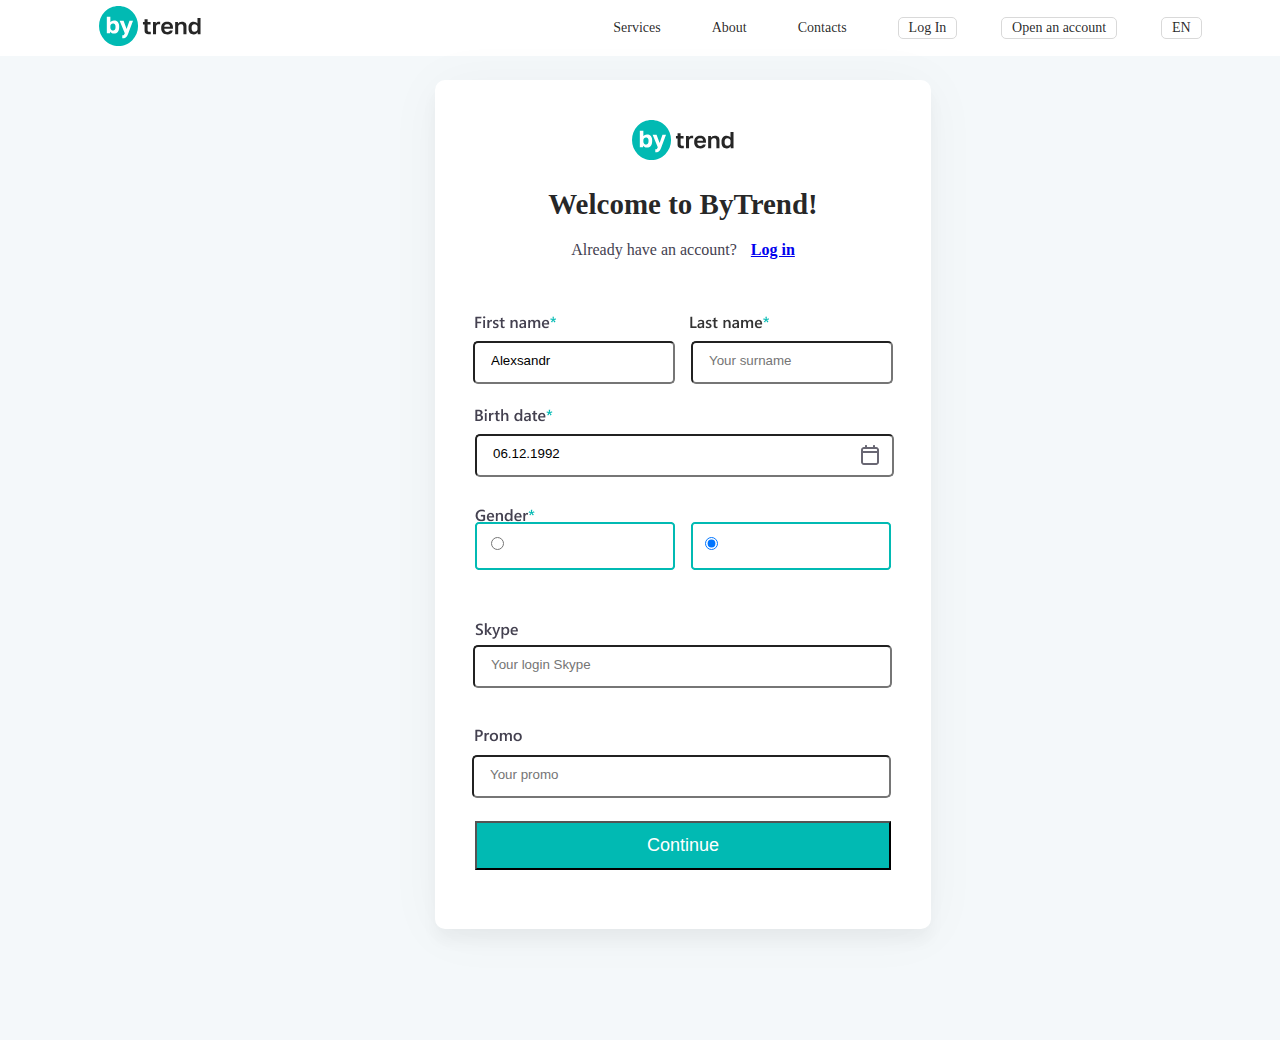
<file: index.html>
<!DOCTYPE html>
<html lang="en">
  <head>
    <meta charset="UTF-8" />
    <meta name="viewport" content="width=device-width, initial-scale=1.0" />
    <title>My site</title>
    <link rel="stylesheet" href="/style.css" />
  </head>
  <body>
    <div class="container">
      <div class="navbar">
        <header>
          <div class="imglogo"><img src="./images/logo (1).svg" /></div>
          <div class="services">
            <a href="#">Services</a>
            <a href="#">About</a>
            <a href="#">Contacts</a>
            <div class="services serv">
              <a href="#">Log In</a>
              <a href="#">Open an account</a>
              <a href="#">EN</a>
            </div>
          </div>
        </header>
      </div>
      <div class="welcome">
        <div class="weltext">
          <div class="wlogo"><img src="/images/logo (1).svg" /></div>
          <div class="wtext"><b>Welcome to ByTrend!</b></div>
        </div>
        <div class="minitexts">
          <div class="minitext">Already have an account?</div>
          <div class="minitextl">
            <a href="#"><b>Log in</b></a>
          </div>
        </div>
        <form>
          <div>
            <div class="firstlast">
              <div><img src="./images/First name_.png" /></div>
              <div><img src="/images/Last name_.png" /></div>
            </div>
            <div class="inputs">
              <div><input class="insize" type="text" value="Alexsandr" /></div>
              <div>
                <input class="insize" type="text" placeholder="Your surname" />
              </div>
            </div>
            <div>
              <div class="imgbirth"><img src="/images/Birth date_.png" /></div>
              <input class="inputt" type="text" value="06.12.1992" />
              <img class="imgdate" src="/images/Date 16 - 24px.png" />
              <img class="imggen" src="/images/Gender_.png" />
            </div>
          </div>
          <div class="imggen">
            <img src="/images/Rectangle 53.png" />
            <img src="/images/Rectangle 53.png" />
          </div>
          <div class="inpgen">
            <input type="radio" checked name="fname" value="Female" />
            <input type="radio" checked name="fname" value="Male" />
          </div>
          <div class="boshclass">
            <div class="cls"><img src="/images/Skype.png" /></div>
            <div class="cls clss">
              <input
                class="inputt inputtt"
                type="text"
                placeholder="Your login Skype"
              />
            </div>
          </div>
          <div class="boshclass">
            <div class="cls clses"><img src="/images/Promo.png" /></div>
            <div class="clss cllss">
              <input
                class="inputt inputtt"
                type="text"
                placeholder="Your promo"
              />
            </div>
          </div>
          <div>
            <button class="buttonn">Continue</button>
          </div>
        </form>
      </div>
    </div>
  </body>
</html>
</file>
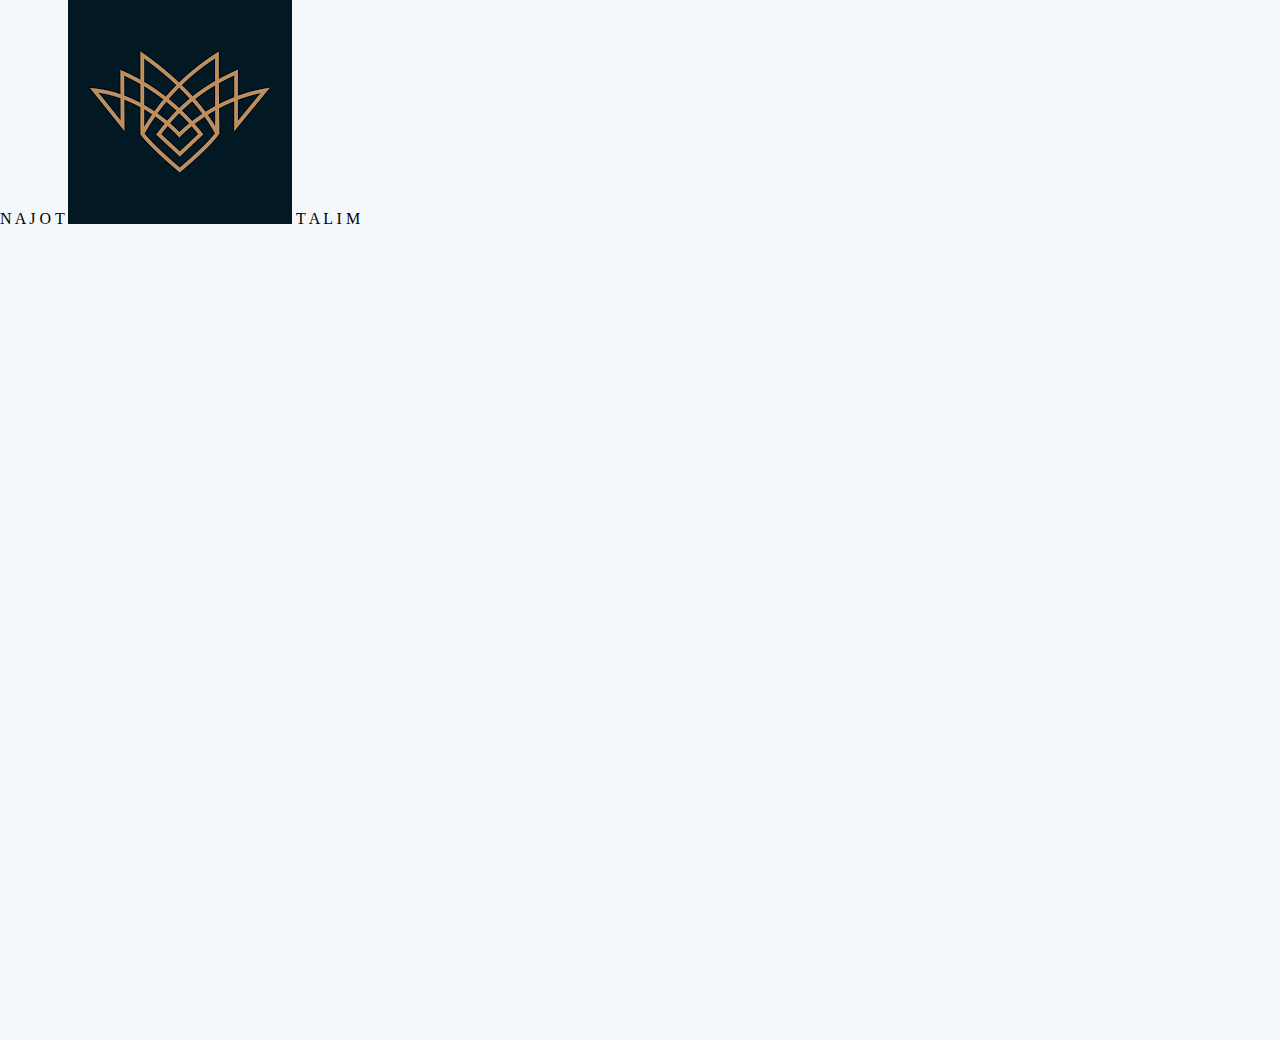
<file: homework2/index.html>
<!DOCTYPE html>
<html lang="en">
  <head>
    <meta charset="UTF-8" />
    <meta name="viewport" content="width=device-width, initial-scale=1.0" />
    <title>My Animation</title>
    <link rel="stylesheet" href="/style.css" />
  </head>
  <body>
    <div class="container">
      <div class="anime">
          <span class="n1">N</span>
          <span class="n2">A</span>
          <span class="n3">J</span>
          <span class="n4">O</span>
          <span class="n5">T</span>
        <img class="logo" src="./Images/ntlogo.png" alt="Najot ta'lim logo" />
        <span class="n5">T</span>
        <span class="n4">A</span>
        <span class="n3">L</span>
        <span class="n2">I</span>
        <span class="n1">M</span>
    </div>
  </body>
</html>
</file>
<file: style.css>
* {
  margin: 0;
  padding: 0;
  box-sizing: border-box;
}

.container {
  max-width: 1366px;
  height: 1040px;
  margin: 0 auto;
  padding: 0 auto;
  background: #f4f8fa;
}

.navbar {
  display: flex;
  max-width: 1366px;
  height: 56px;
  background: #fff;
  fill: #fff;
}

header {
  display: flex;
  align-items: center;
}

.imglogo {
  position: relative;
  left: 99px;
}

.services {
  position: relative;
  left: 511.27px;
  display: flex;
  gap: 51px;
  align-items: center;
}

.services > a {
  color: rgba(0, 0, 0, 0.85);
  font-size: 14px;
  text-decoration: none;
}

.serv {
  align-items: center;
  gap: 44px;
  position: relative;
  left: 0;
  color: rgba(0, 0, 0, 0.65);
}

.serv > a {
  padding: 2px 9.9px;
  border: 1px solid #d9d9d9;
  border-radius: 5px;
}

.welcome {
  width: 496px;
  height: 849px;
  position: relative;
  top: 24px;
  left: 435px;
  border-radius: 10px;
  background: var(--White, #fff);
  box-shadow: 0px 4px 56px 0px rgba(0, 0, 0, 0.04),
    0px 12px 16px 0px rgba(0, 0, 0, 0.04);
}
.weltext {
  display: flex;
  flex-direction: column;
  align-items: center;
  gap: 24px;
  position: relative;
  top: 40px;
}

.wtext {
  color: rgba(0, 0, 0, 0.85);
  font-size: 29px;
}

.minitexts {
  display: flex;
  flex-direction: row;
  align-items: center;
  gap: 14px;
  position: relative;
  top: 60px;
  justify-content: center;
}

.minitext {
  color: #444150;
  font-size: 16px;
}

.minitextl {
  text-decoration: none;
  color: var(--01-bab-3, #01bab3);
  font-size: 16px;
  color: #01bab3;
}

.firstlast {
  display: flex;
  flex-direction: row;
  text-align: center;
  gap: 133px;
  position: relative;
  left: 40px;
  top: 116px;
}

.inputs {
  display: flex;
  flex-direction: row;
  align-items: center;
  justify-content: center;
  gap: 16px;
}
.insize {
  padding: 10px 5px 14px 16px;
  border-radius: 5px;
  position: relative;
  top: 124px;
}

.imgbirth {
  position: relative;
  top: 148px;
  left: 40px;
}

.inputt {
  position: relative;
  top: 156px;
  left: 40px;
  padding: 10px 222px 14px 16px;
  border-radius: 5px;
}

.imgdate {
  position: relative;
  top: 165px;
}

.imggen {
  position: relative;
  top: 188px;
  left: 40px;
}

.inpgen {
  display: flex;
  flex-direction: row;
  align-items: center;
  gap: 201px;
  position: relative;
  top: 155px;
  left: 56px;
}

.imggen {
  display: flex;
  flex-direction: row;
  align-items: center;
  gap: 16px;
  position: relative;
}

.boshclass {
  display: flex;
  justify-content: start;
}

.cls {
  position: relative;
  top: 228px;
  left: 40px;
}

.inputtt {
  position: relative;
  top: 22px;
  left: -45px;
}

.clses {
  position: relative;
  top: 290px;
}

.cllss {
  position: relative;
  top: 295px;
  left: 35px;
}

.buttonn {
  font-size: 18px;
  color: #fff;
  background: #01bab3;
  padding: 12px 170px;
  position: relative;
  top: 340px;
  left: 40px;
}
</file>
